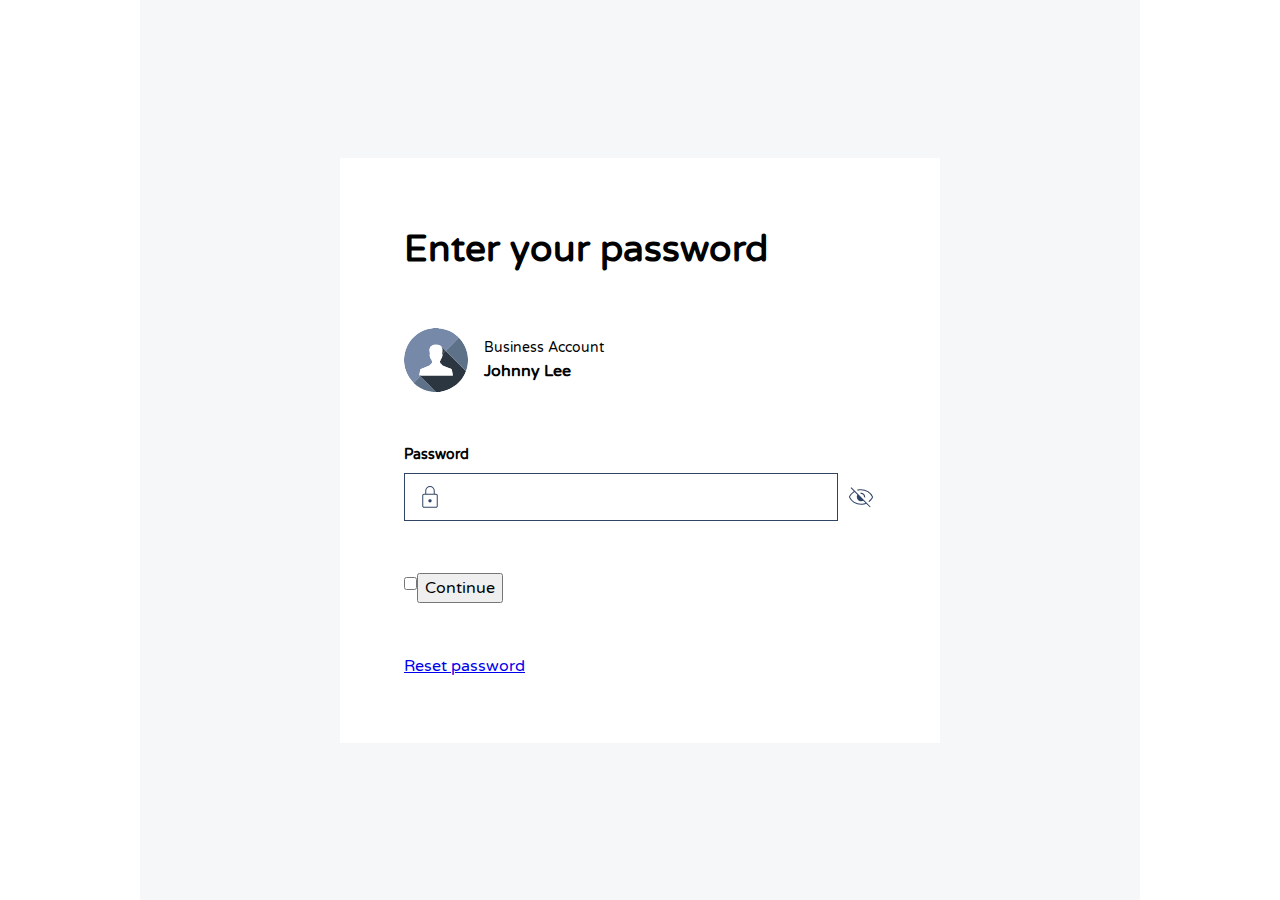
<file: index.html>
<!DOCTYPE html>
<html lang="en">

<head>
    <meta charset="UTF-8">
    <meta name="viewport" content="width=device-width, initial-scale=1.0">
    <title>Password Field</title>
    <link rel="stylesheet" href="reset.css">
    <link rel="stylesheet" href="style.css">

    <style>
        @import url('https://fonts.googleapis.com/css2?family=Varela+Round&display=swap');
    </style>
</head>

<body>
    <div class="bg">
        <div class="container">
            <div class="title">
                <p>Enter your password</p>
            </div>
            <div class="profile">
                <img alt="profile picture" src="resources/file.svg">
                <div class="user-info">
                    <div id="account-type">Business Account</div>
                    <div id="name">Johnny Lee</div>
                </div>
            </div>

            <form method="post" action="./">
                <div class="password">
                    <label for="pwd">Password</label>
                    <div class="input-sect">
                        <input type="password" id="pwd" name="password" required>
                        <input type="checkbox" id="visibility">
                        <label for="visibility">
                            <img class="visibility" src="resources/visibility_off_16dp_304565_FILL0_wght200_GRAD0_opsz20.svg">
                        </label>
                    </div>
                    
                </div>
            </form>

            <div class="options">
                <label class="toggle-rmber">
                    <input type="checkbox">
                </label>
                <button type="submit" id="submit">Continue</button>
            </div>
            </form>

            <div>
                <a href="#">Reset password</a>
            </div>
        </div>
    </div>
</body>

</html>
</file>
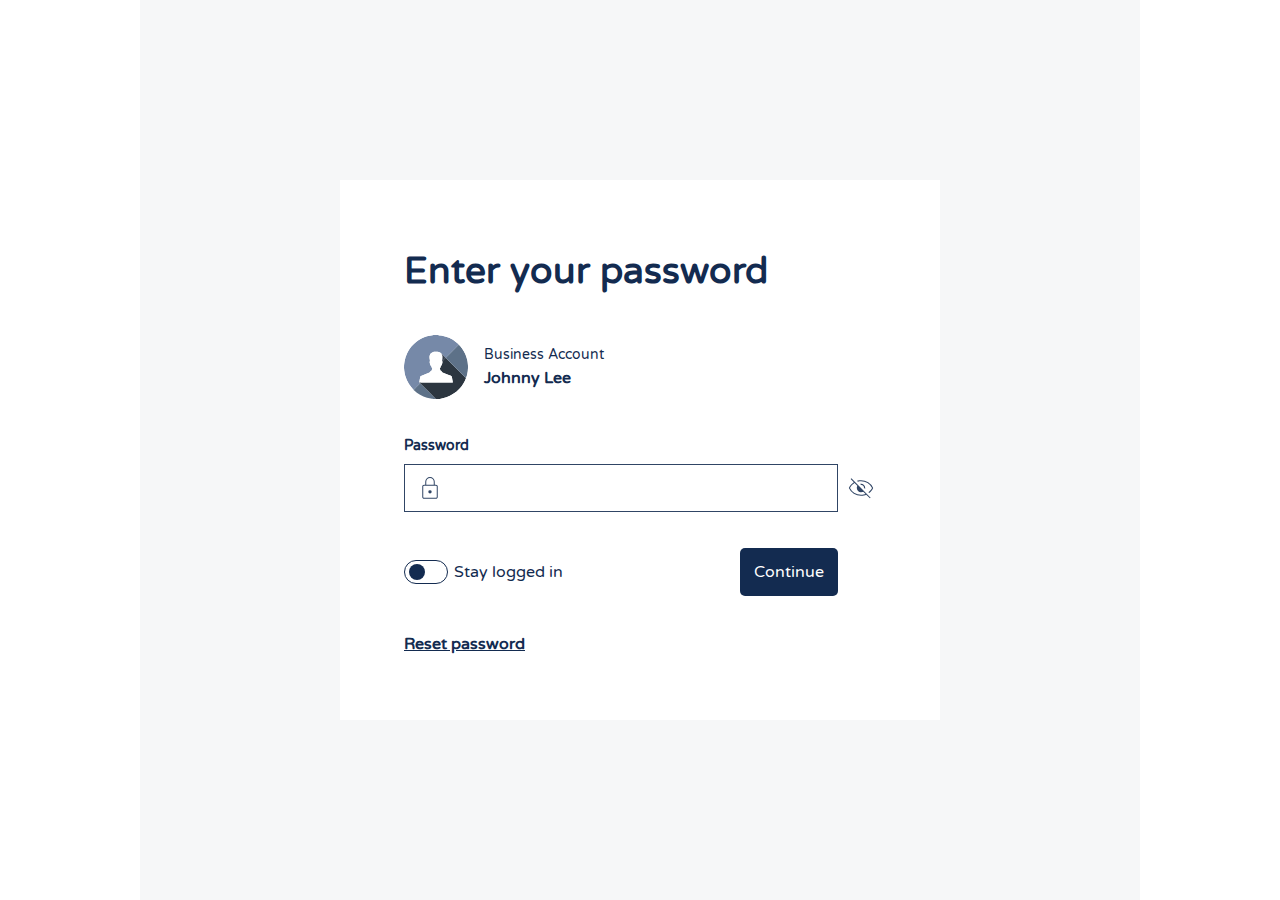
<file: login-page/index.html>
<!DOCTYPE html>
<html lang="en">

<head>
    <meta charset="UTF-8">
    <meta name="viewport" content="width=device-width, initial-scale=1.0">
    <title>Password Field</title>
    <link rel="stylesheet" href="reset.css">
    <link rel="stylesheet" href="style.css">

    <style>
        @import url('https://fonts.googleapis.com/css2?family=Varela+Round&display=swap');
    </style>

    <script src="script.js"></script>
</head>

<body>
    <div class="bg">
        <div class="container">
            <div class="title">
                <p>Enter your password</p>
            </div>
            <div class="profile">
                <img alt="profile picture" src="resources/file.svg">
                <div class="user-info">
                    <div id="account-type">Business Account</div>
                    <div id="name">Johnny Lee</div>
                </div>
            </div>

            <form id="loginInfo" method="post" action="https://httpbin.org/post">
                <div class="password">
                    <label for="pwd">Password</label>
                    <div class="input-sect">
                        <input type="password" id="pwd" name="password" required>
                        <input type="checkbox" id="visibility">
                        <label for="visibility">
                            <img class="visibility"
                                src="resources/visibility_off_16dp_304565_FILL0_wght200_GRAD0_opsz20.svg">
                        </label>
                    </div>
                </div>
            </form>

            <div class="options-container">
                <div class="options">
                    <div class="remember">
                        <input type="checkbox" id="rmber" name="remember_me" value="yes" form="loginInfo">
                        <label class="remember_me" for="rmber">Stay logged in</label>
                    </div>
                    <button type="submit" id="submit" form="loginInfo">Continue</button>
                </div>
                <div class="filler"></div>
            </div>

            <div>
                <a href="#">Reset password</a>
            </div>
        </div>
    </div>
</body>

</html>
</file>
<file: style.css>
* {
    font-family: "Varela Round", sans-serif;
    font-style: normal;
    /* color: #304565; */

}

.bg {
    background-color: #f6f7f8;
    height: 100vh;
    max-width: 1000px;
    margin: auto;
    
    /* Center the login section */
    display: flex;
    justify-content: center;
    align-items: center;
}

.container {
    background-color: #ffffff;
    min-height: 65%;
    min-width: 60%;
    padding: 4rem;

    display: flex;
    flex-direction: column;
    justify-content: space-between;

}

.container > .title {
    font-size: 2.3rem;
    font-weight: 600;
}


/* PROFILE */
.profile {
    display: flex;
    gap: 1rem;
    align-items: stretch;
}

.profile > .user-info {
    display: flex;
    flex-direction: column;
    justify-content: center;

}

#account-type {
    font-size: 0.9rem;
}

#name {
    font-weight: bold;
}

.profile > img {
    height: 64px;
    color: black;
}



/* PASSWORD ENTER */
.password {
    display: flex;
    flex-direction: column;
    gap: 0.5rem;

}

.password label {
    font-weight: bold;
    font-size: 0.9rem;
}

/* password input section (box + visibility) */
.password .input-sect {
    display: flex;
    align-items: center;
    gap: 0.5rem;
}

.password input#pwd {
    border: 1px solid #304565;
    height: 3rem;
    flex: 1;

    background-image: url('resources/lock_16dp_304565_FILL0_wght200_GRAD0_opsz20.svg');
    background-repeat: no-repeat;
    background-position: 10px;
    background-size: 30px;
    padding: 12px 45px;
}


input[type="checkbox"]#visibility {
    display: none;
}

img.visibility {
    height: 30px;
}




/* OPTIONS */
.options {
    display: flex;
}
</file>
<file: login-page/style.css>
* {
    font-family: "Varela Round", sans-serif;
    font-style: normal;
    --d-blue: #132b50;
    color: var(--d-blue);
}

.bg {
    background-color: #f6f7f8;
    height: 100vh;
    max-width: 1000px;
    margin: auto;
    
    /* Center the login section */
    display: flex;
    justify-content: center;
    align-items: center;
}

.container {
    background-color: #ffffff;
    min-height: 60%;
    min-width: 60%;
    padding: 4rem;

    display: flex;
    flex-direction: column;
    justify-content: space-between;

}

.container > .title {
    font-size: 2.3rem;
    font-weight: 600;
}


/* PROFILE */
.profile {
    display: flex;
    gap: 1rem;
    align-items: stretch;
}

.profile > .user-info {
    display: flex;
    flex-direction: column;
    justify-content: center;

}

#account-type {
    font-size: 0.9rem;
}

#name {
    font-weight: bold;
}

.profile > img {
    height: 64px;
    color: black;
}



/* PASSWORD ENTER */
.password {
    display: flex;
    flex-direction: column;
    gap: 0.5rem;

}

.password label {
    font-weight: bold;
    font-size: 0.9rem;
}

/* password input section (box + visibility) */
.password .input-sect {
    display: flex;
    align-items: center;
    gap: 0.5rem;
}

.password input#pwd {
    border: 1px solid #304565;
    height: 3rem;
    flex: 1;

    background-image: url('resources/lock_16dp_304565_FILL0_wght200_GRAD0_opsz20.svg');
    background-repeat: no-repeat;
    background-position: 10px;
    background-size: 30px;
    padding: 12px 45px;
}


input[type="checkbox"]#visibility {
    display: none;
}

img.visibility {
    height: 30px;
}


/* OPTIONS */
/* Align "Continue" with input box by using same flex settings as the .password container*/
.options-container {
    display: flex;
    gap: 0.5rem;
}

.options-container .filler {
    width: 30px;
}


.options {
    flex: 1;

    display: flex;
    justify-content: space-between;
}

/* TOGGLE SWITCH */
/* Create outer toggle area */
.remember {
    position: relative;
    display: flex;
    align-items: center;
    gap: 0.4rem;
}

#rmber {
    -webkit-appearance: none;
    appearance: none;
    width: 44px;
    height: 24px;
    border-radius: 12px;
    border: 1px solid var(--d-blue);
    transition: all 0.4s;
}

/* Inner button thing */
#rmber::before {
    width: 16px;
    height: 16px;
    border-radius: 9px;
    background-color: var(--d-blue);
    content: '';
    
    position: absolute;
    top: 50%;
    transform: translateY(-50%);
    left: 5px;

    transition: all 0.4s;
}

/* Switch transition */
#rmber:checked {
    background-color: #dbf3fa;
    transition: all 0.4s;
}
#rmber:checked::before {
    left: 23px;;
    transition: all 0.4s;
}


/* Continue button */
#submit {
    color: white;
    background-color: var(--d-blue);
    border-radius: 5px;
    padding: 12px 14px;
    border-style: none;
}


/* Reset pswd link */
a:link {
    color: var(--d-blue);
    font-weight: bold;
}

a:hover {
    color: #70a9ff;
}


/* Make cursor become pointer when hovering over clickable content */
img.visibility:hover, #rmber:hover, #submit:hover {
    cursor: pointer;
}
</file>
